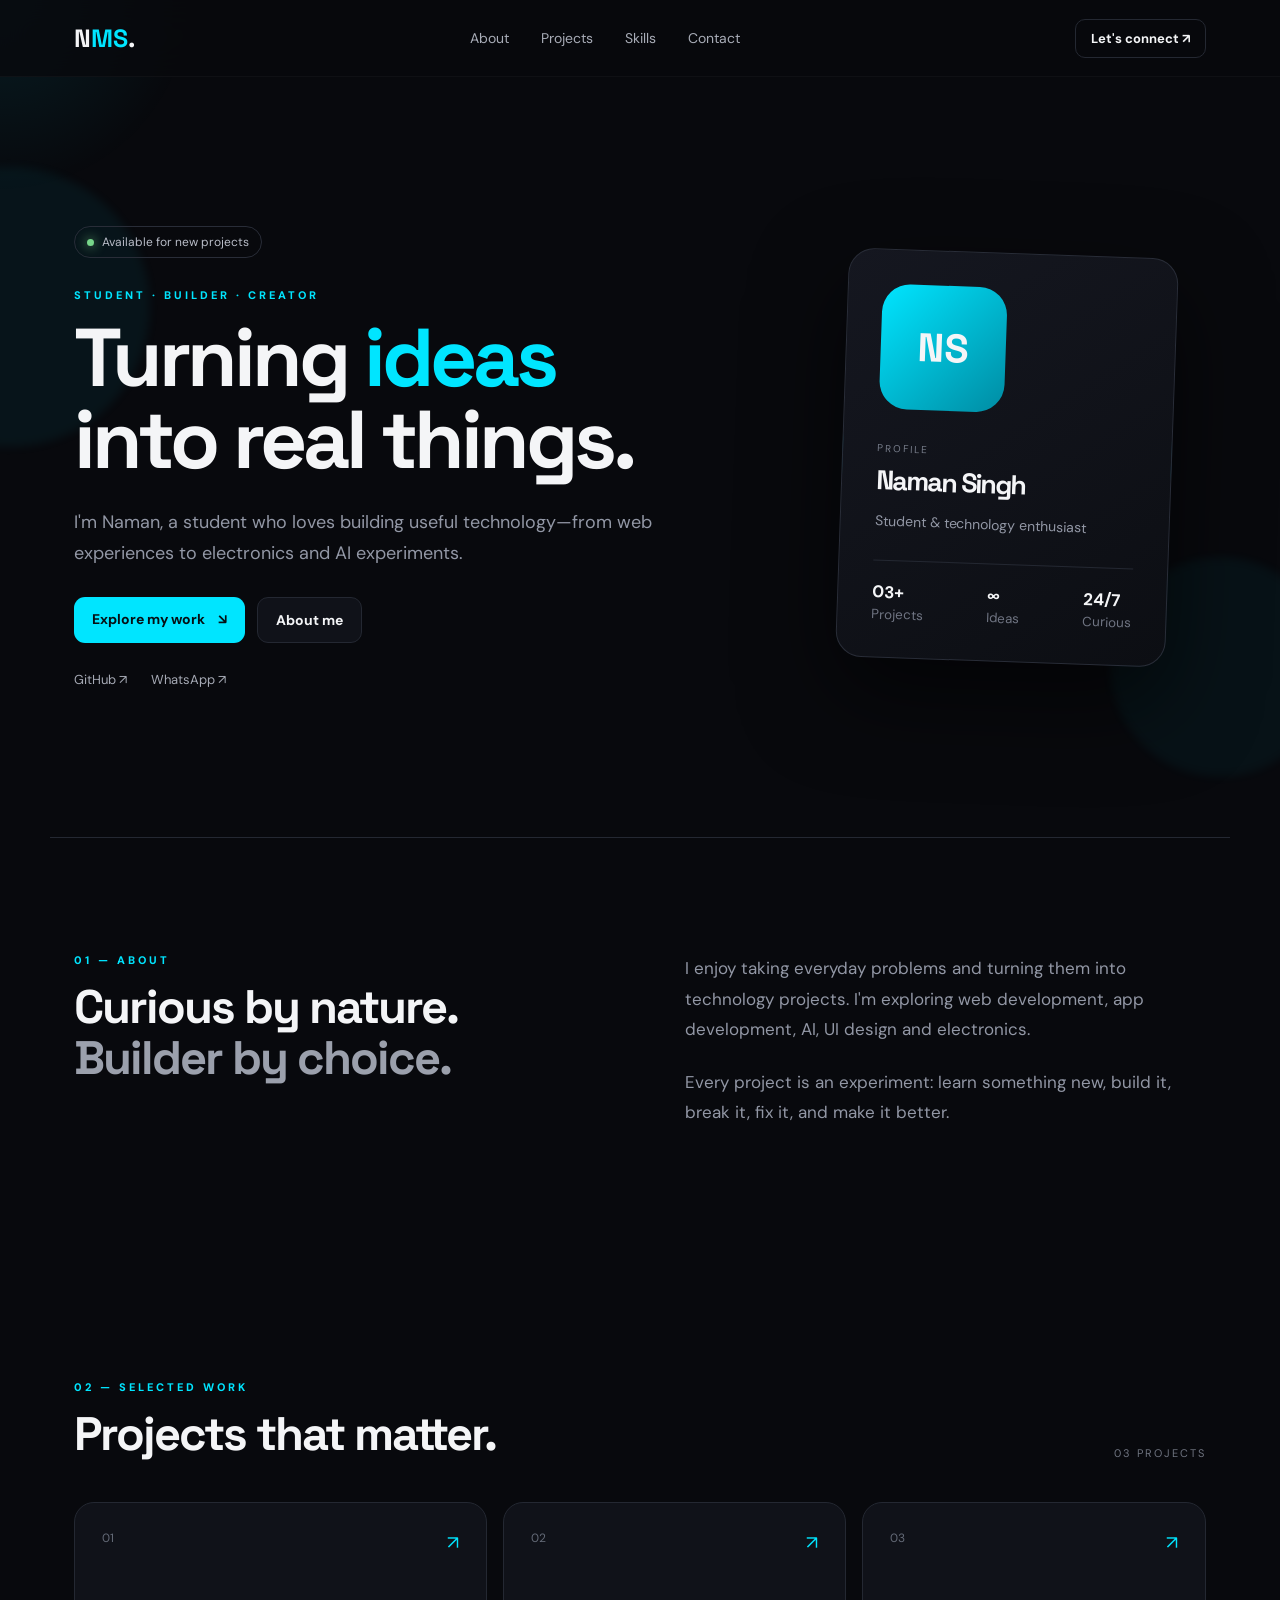
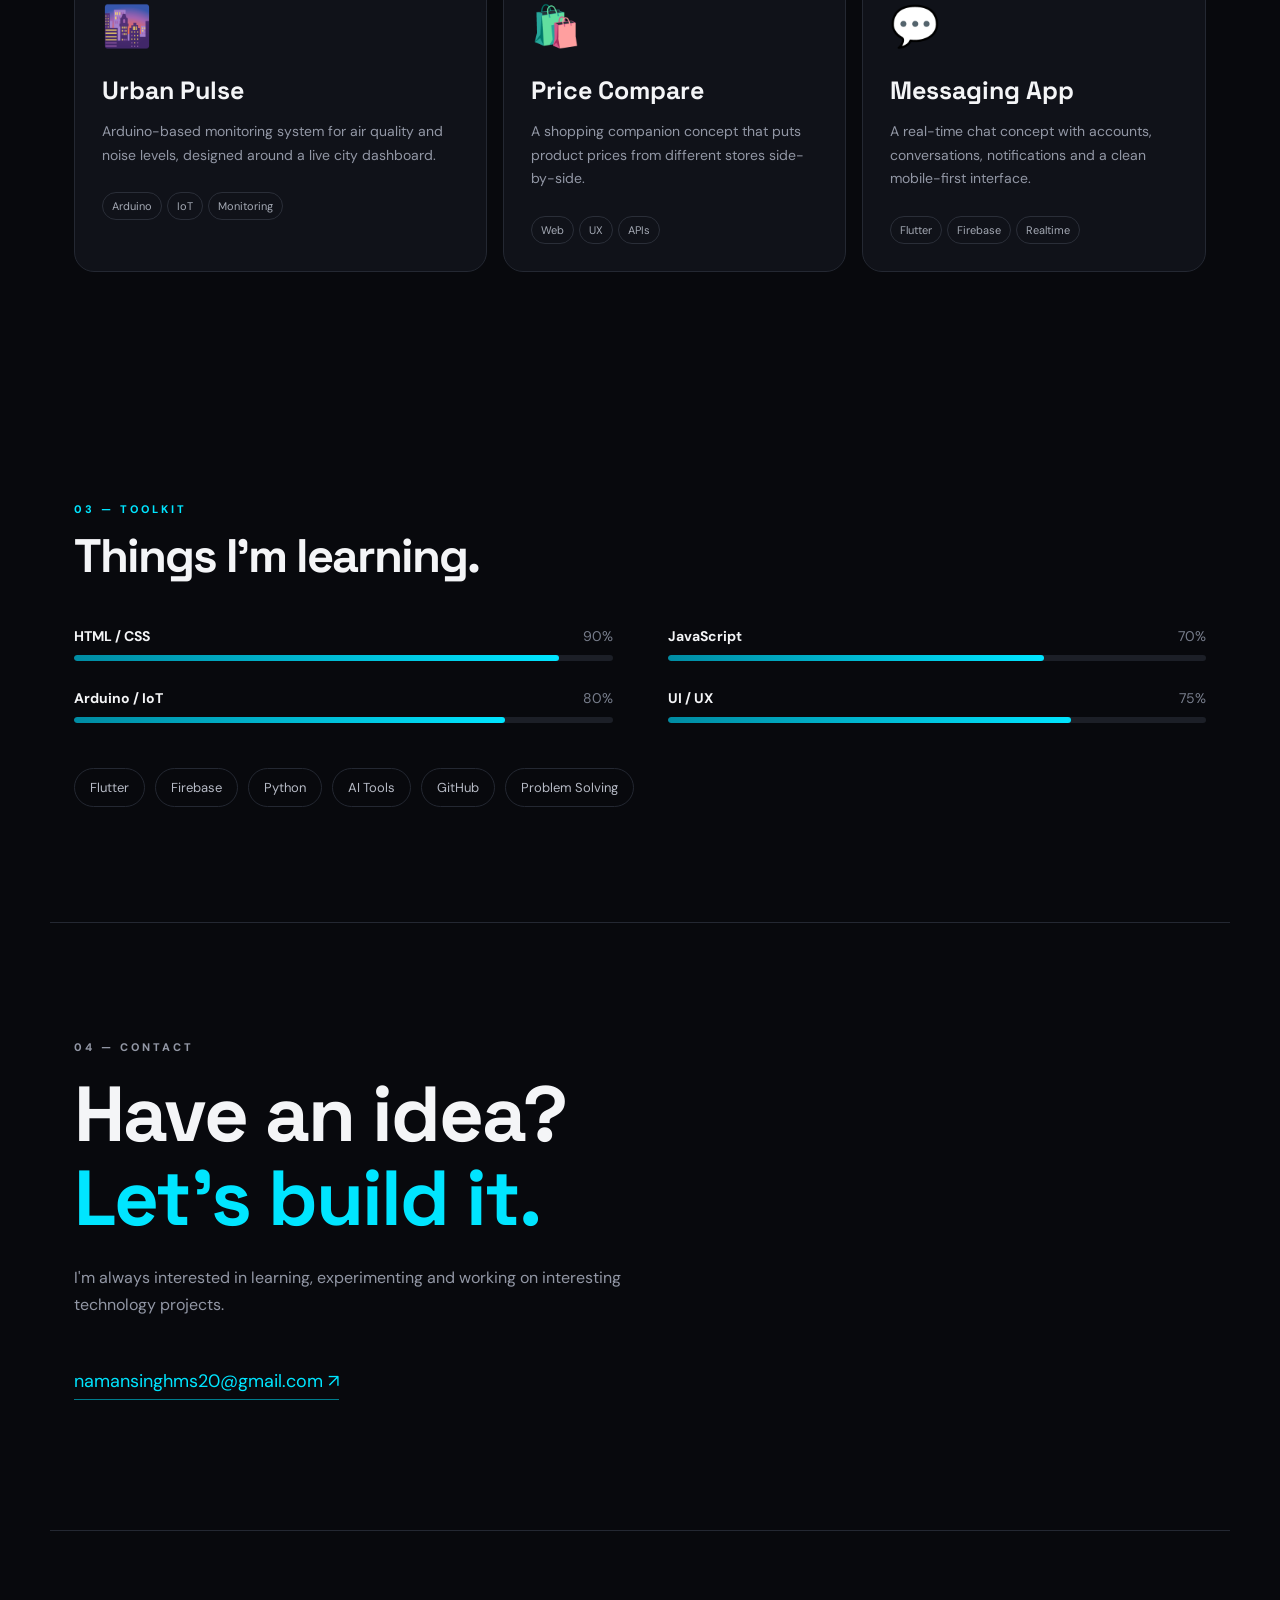
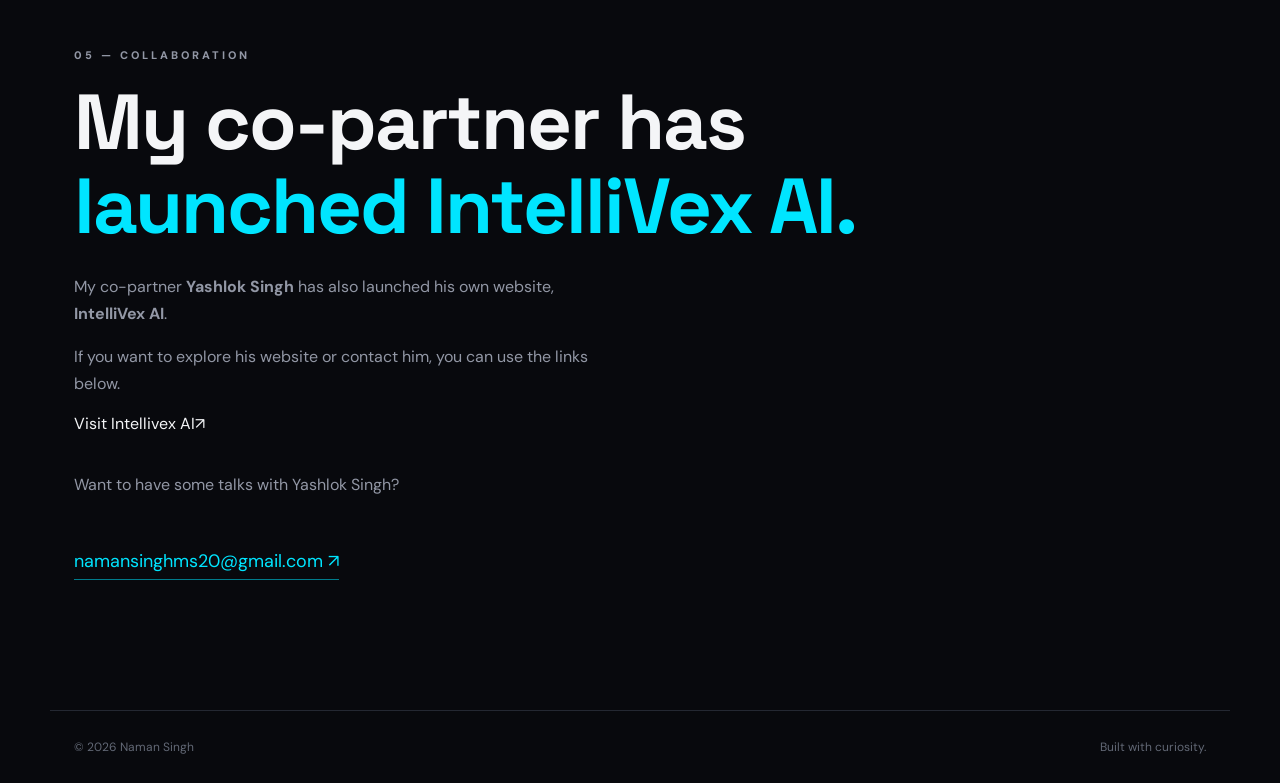
<file: index.html>
<!DOCTYPE html>
<html lang="en">
<head>
<meta charset="UTF-8">
<meta name="viewport" content="width=device-width, initial-scale=1.0">
<title>Naman Singh — Student Builder</title>
  <link rel="icon" type="image/png" href="logo.png">
<meta name="description" content="NMS Labs — Build. Experiment. Create.">
<link rel="stylesheet" href="style.css">
</head>
<body>
<div class="cursor-glow"></div>
<header class="nav-wrap">
  <nav class="nav">
    <a class="logo" href="#home">N<span>MS</span>.</a>
    <div class="nav-links">
      <a href="#about">About</a><a href="#projects">Projects</a><a href="#skills">Skills</a><a href="#contact">Contact</a>
    </div>
    <a class="nav-cta" href="#contact">Let's connect ↗</a>
  </nav>
</header>

<main>
<section id="home" class="hero">
  <div class="hero-bg orb one"></div><div class="hero-bg orb two"></div>
  <div class="hero-copy reveal">
    <div class="status"><i></i> Available for new projects</div>
    <p class="eyebrow">STUDENT · BUILDER · CREATOR</p>
    <h1>Turning <span>ideas</span><br>into real things.</h1>
    <p class="hero-text">I'm Naman, a student who loves building useful technology—from web experiences to electronics and AI experiments.</p>
    <div class="hero-buttons">
      <a class="btn primary" href="#projects">Explore my work <b>↘</b></a>
      <a class="btn ghost" href="#about">About me</a>
    </div>
    <div class="social-row">
      <a href="https://github.com/NMS07-ux" target="_blank" rel="noopener">GitHub ↗</a>
      <a href="https://wa.me/918408809863" target="_blank" rel="noopener">WhatsApp ↗</a>
    </div>
  </div>
  <div class="profile-wrap reveal delay">
    <div class="profile-ring"></div>
    <div class="profile-card">
      <div class="profile-avatar">NS</div>
      <span class="profile-label">PROFILE</span>
      <h2>Naman Singh</h2>
      <p>Student & technology enthusiast</p>
      <div class="profile-stats"><div><strong>03+</strong><small>Projects</small></div><div><strong>∞</strong><small>Ideas</small></div><div><strong>24/7</strong><small>Curious</small></div></div>
    </div>
  </div>
</section>

<section id="about" class="section about">
  <div><p class="eyebrow">01 — ABOUT</p><h2>Curious by nature.<br><em>Builder by choice.</em></h2></div>
  <div class="about-copy"><p>I enjoy taking everyday problems and turning them into technology projects. I'm exploring web development, app development, AI, UI design and electronics.</p><p>Every project is an experiment: learn something new, build it, break it, fix it, and make it better.</p></div>
</section>

<section id="projects" class="section">
  <div class="section-head"><div><p class="eyebrow">02 — SELECTED WORK</p><h2>Projects that matter.</h2></div><span class="count">03 PROJECTS</span></div>
  <div class="project-grid">
    <article class="project featured"><div class="project-top"><span class="project-number">01</span><span class="project-arrow">↗</span></div><div class="project-icon">🌆</div><h3>Urban Pulse</h3><p>Arduino-based monitoring system for air quality and noise levels, designed around a live city dashboard.</p><div class="chips"><span>Arduino</span><span>IoT</span><span>Monitoring</span></div></article>
    <article class="project"><div class="project-top"><span class="project-number">02</span><span class="project-arrow">↗</span></div><div class="project-icon">🛍️</div><h3>Price Compare</h3><p>A shopping companion concept that puts product prices from different stores side-by-side.</p><div class="chips"><span>Web</span><span>UX</span><span>APIs</span></div></article>
    <article class="project"><div class="project-top"><span class="project-number">03</span><span class="project-arrow">↗</span></div><div class="project-icon">💬</div><h3>Messaging App</h3><p>A real-time chat concept with accounts, conversations, notifications and a clean mobile-first interface.</p><div class="chips"><span>Flutter</span><span>Firebase</span><span>Realtime</span></div></article>
  </div>
</section>

<section id="skills" class="section skills-section">
  <p class="eyebrow">03 — TOOLKIT</p><h2>Things I'm learning.</h2>
  <div class="skills-grid">
    <div class="skill"><div class="skill-head"><b>HTML / CSS</b><span>90%</span></div><div class="bar"><i style="--w:90%"></i></div></div>
    <div class="skill"><div class="skill-head"><b>JavaScript</b><span>70%</span></div><div class="bar"><i style="--w:70%"></i></div></div>
    <div class="skill"><div class="skill-head"><b>Arduino / IoT</b><span>80%</span></div><div class="bar"><i style="--w:80%"></i></div></div>
    <div class="skill"><div class="skill-head"><b>UI / UX</b><span>75%</span></div><div class="bar"><i style="--w:75%"></i></div></div>
  </div>
  <div class="skill-pills"><span>Flutter</span><span>Firebase</span><span>Python</span><span>AI Tools</span><span>GitHub</span><span>Problem Solving</span></div>
</section>
  <section id="contact" class="section contact"> 
  <p class="eyebrow">04 — CONTACT</p><h2>Have an idea?<br><span>Let's build it.</span></h2> 
  <p>I'm always interested in learning, experimenting and working on interesting technology projects.</p> 
  <a class="big-link" href="mailto:namansinghms20@gmail.com">namansinghms20@gmail.com ↗</a> 
</section> 
<section id="intellivex" class="section contact">

  <p class="eyebrow">05 — COLLABORATION</p>

  <h2>
    My co-partner has<br>
    <span>launched IntelliVex AI.</span>
  </h2>

  <p>
    My co-partner <strong>Yashlok Singh</strong> has also launched
    his own website, <strong>IntelliVex AI</strong>.
  </p>

  <p>
    If you want to explore his website or contact him, you can use
    the links below.
  </p>

  <a href="https://www.intellivexai.in/" target="_blank" rel="noopener"> Visit Intellivex AI↗</a>
      
  <br><br>
<p>Want to have some talks with Yashlok Singh?</p>
  <a class="big-link" href="mailto:namansinghms20@gmail.com">namansinghms20@gmail.com ↗</a> 


</section>

</main>
</main>
<footer><span>© 2026 Naman Singh</span><span>Built with curiosity.</span></footer>
<script>
const glow=document.querySelector('.cursor-glow');
window.addEventListener('pointermove',e=>{glow.style.left=e.clientX+'px';glow.style.top=e.clientY+'px'});
const obs=new IntersectionObserver(es=>es.forEach(e=>{if(e.isIntersecting)e.target.classList.add('visible')}),{threshold:.12});
document.querySelectorAll('.section,.project,.skill').forEach(x=>obs.observe(x));
</script>
</body>
</html>
</file>
<file: style.css>
@import url('https://fonts.googleapis.com/css2?family=DM+Sans:wght@400;500;600;700&family=Space+Grotesk:wght@500;600;700&display=swap');

:root{
--bg:#08090d;
--panel:#101219;
--text:#f4f5f7;
--muted:#9297a5;
--line:#242832;
--accent:#00e5ff
}

*{box-sizing:border-box}
html{scroll-behavior:smooth}
body{margin:0;background:var(--bg);color:var(--text);font-family:'DM Sans',sans-serif;overflow-x:hidden}
a{text-decoration:none;color:inherit}

.cursor-glow{
position:fixed;
width:420px;
height:420px;
border-radius:50%;
pointer-events:none;
background:radial-gradient(circle,#00e5ff18,transparent 65%);
transform:translate(-50%,-50%);
z-index:-1
}

.nav-wrap{
position:sticky;
top:0;
z-index:10;
background:#08090dcc;
backdrop-filter:blur(18px);
border-bottom:1px solid #ffffff08
}

.nav{
max-width:1180px;
margin:auto;
height:76px;
padding:0 24px;
display:flex;
align-items:center;
justify-content:space-between
}

.logo{font:700 25px 'Space Grotesk'}
.logo span{color:var(--accent)}

.nav-links{
display:flex;
gap:32px;
color:#a8acb7;
font-size:14px
}

.nav-links a:hover{color:#fff}

.nav-cta{
font-size:13px;
font-weight:700;
padding:10px 15px;
border:1px solid var(--line);
border-radius:10px
}

.hero{
max-width:1180px;
min-height:760px;
margin:auto;
padding:100px 24px;
display:grid;
grid-template-columns:1.25fr .75fr;
align-items:center;
gap:70px;
position:relative
}

.orb{
position:absolute;
border-radius:50%;
filter:blur(5px);
opacity:.5
}

.orb.one{
width:280px;
height:280px;
background:#00bcd422;
top:90px;
left:-180px
}

.orb.two{
width:220px;
height:220px;
background:#00e5ff16;
right:-100px;
bottom:60px
}

.status{
display:inline-flex;
align-items:center;
gap:8px;
border:1px solid #292d38;
border-radius:999px;
padding:7px 12px;
color:#b9bdc8;
font-size:12px;
margin-bottom:30px
}

.status i{
width:7px;
height:7px;
border-radius:50%;
background:#78d68a;
box-shadow:0 0 12px #78d68a;
animation:pulse 1.7s infinite
}

.eyebrow{
font-size:11px;
letter-spacing:3px;
color:#00e5ff;
font-weight:800;
margin:0 0 15px
}

.hero h1{
font:700 clamp(48px,7vw,82px)/.99 'Space Grotesk';
letter-spacing:-4px;
margin:0
}

.hero h1 span,
.contact h2 span{
color:var(--accent)
}

.hero-text{
max-width:610px;
color:var(--muted);
font-size:18px;
line-height:1.75;
margin:27px 0
}

.hero-buttons{
display:flex;
gap:12px
}

.btn{
padding:13px 18px;
border-radius:11px;
font-weight:700;
font-size:14px
}

.primary{
background:var(--accent);
color:#061014
}

.primary b{margin-left:10px}

.ghost{
border:1px solid var(--line);
background:#101219
}

.social-row{
display:flex;
gap:24px;
margin-top:28px;
font-size:13px;
color:#a6aab5
}

.social-row a:hover{color:#fff}

.profile-wrap{
position:relative;
display:grid;
place-items:center
}

.profile-ring{
position:absolute;
width:330px;
height:330px;
border:1px solid #00e5ff33;
border-radius:50%;
animation:spin 18s linear infinite
}

.profile-ring:before{
content:'';
position:absolute;
width:10px;
height:10px;
border-radius:50%;
background:var(--accent);
top:30px;
right:30px;
box-shadow:0 0 25px #00e5ff
}

.profile-card{
width:min(330px,100%);
padding:34px;
border:1px solid #292d38;
border-radius:26px;
background:linear-gradient(145deg,#151720,#0c0e13);
box-shadow:0 35px 90px #0009;
transform:rotate(2deg);
transition:.4s
}

.profile-card:hover{
transform:rotate(0) translateY(-8px)
}

.profile-avatar{
width:125px;
height:125px;
border-radius:28px;
display:grid;
place-items:center;
background:linear-gradient(135deg,#00e5ff,#008ca3);
font:700 40px 'Space Grotesk';
margin-bottom:27px
}

.profile-label{
font-size:10px;
letter-spacing:2px;
color:#777d8a
}

.profile-card h2{
font:700 27px 'Space Grotesk';
margin:6px 0
}

.profile-card p{
color:var(--muted);
font-size:14px
}

.profile-stats{
display:flex;
justify-content:space-between;
margin-top:30px;
padding-top:20px;
border-top:1px solid var(--line)
}

.profile-stats div{
display:flex;
flex-direction:column
}

.profile-stats strong{font-size:17px}

.profile-stats small{
color:#707583;
margin-top:3px
}

.section{
max-width:1180px;
margin:auto;
padding:115px 24px;
opacity:0;
transform:translateY(25px);
transition:opacity .8s,transform .8s
}

.section.visible{
opacity:1;
transform:none
}

.about{
display:grid;
grid-template-columns:1fr 1fr;
gap:90px;
border-top:1px solid var(--line)
}

h2{
font:700 47px/1.08 'Space Grotesk';
letter-spacing:-2px;
margin:0
}

.about h2 em{
color:#9ba0ac;
font-style:normal
}

.about-copy{
color:var(--muted);
font-size:17px;
line-height:1.8
}

.about-copy p{
margin-top:0;
margin-bottom:22px
}

.section-head{
display:flex;
justify-content:space-between;
align-items:end
}

.count{
font-size:11px;
color:#6f7480;
letter-spacing:2px
}

.project-grid{
display:grid;
grid-template-columns:1.2fr 1fr 1fr;
gap:16px;
margin-top:42px
}

.project{
min-height:365px;
padding:27px;
border:1px solid var(--line);
border-radius:20px;
background:var(--panel);
transition:.35s;
opacity:0;
transform:translateY(25px)
}

.project.visible{
opacity:1;
transform:none
}

.project:hover{
border-color:#007c8c;
transform:translateY(-8px);
box-shadow:0 25px 60px #0007
}

.project-top{
display:flex;
justify-content:space-between;
color:#646a77;
font-size:12px
}

.project-arrow{
font-size:19px;
color:var(--accent)
}

.project-icon{
font-size:40px;
margin:45px 0 22px
}

.project h3{
font:700 25px 'Space Grotesk';
margin:0 0 10px
}

.project p{
color:var(--muted);
font-size:14px;
line-height:1.7
}

.chips{margin-top:25px}

.chips span{
display:inline-block;
padding:6px 9px;
border:1px solid #2a2e38;
border-radius:99px;
color:#a4a9b4;
font-size:11px;
margin-right:5px
}

.skills-grid{
display:grid;
grid-template-columns:1fr 1fr;
gap:28px 55px;
margin-top:45px
}

.skill{
opacity:0;
transform:translateY(15px);
transition:.7s
}

.skill.visible{
opacity:1;
transform:none
}

.skill-head{
display:flex;
justify-content:space-between;
font-size:14px;
margin-bottom:10px
}

.skill-head span{color:#777d8b}

.bar{
height:6px;
background:#1c1f27;
border-radius:10px;
overflow:hidden
}

.bar i{
display:block;
height:100%;
width:var(--w);
background:linear-gradient(90deg,#008ca3,var(--accent));
border-radius:10px;
transform:scaleX(0);
transform-origin:left;
transition:transform 1.2s .2s
}

.skill.visible .bar i{
transform:scaleX(1)
}

.skill-pills{
display:flex;
gap:10px;
flex-wrap:wrap;
margin-top:45px
}

.skill-pills span{
padding:10px 15px;
border:1px solid var(--line);
border-radius:99px;
color:#b6bac5;
font-size:13px
}

.contact{
border-top:1px solid var(--line);
padding-bottom:130px
}

.contact h2{
font-size:clamp(48px,7vw,78px);
margin-bottom:24px
}

.contact>p{
color:var(--muted);
max-width:550px;
line-height:1.7
}

.big-link{
display:inline-block;
margin-top:35px;
color:#00e5ff;
font-size:18px;
border-bottom:1px solid #007c8c;
padding-bottom:6px
}

footer{
border-top:1px solid var(--line);
max-width:1180px;
margin:auto;
padding:28px 24px;
display:flex;
justify-content:space-between;
color:#626875;
font-size:12px
}

@keyframes pulse{
50%{
opacity:.4;
transform:scale(.75)
}
}

@keyframes spin{
to{transform:rotate(360deg)}
}

.reveal{
animation:rise .9s both
}

.delay{
animation-delay:.15s
}

@keyframes rise{
from{
opacity:0;
transform:translateY(28px)
}
to{
opacity:1;
transform:none
}
}

@media(max-width:800px){
.nav-links{display:none}

.hero{
grid-template-columns:1fr;
min-height:auto;
padding-top:70px
}

.profile-wrap{margin:70px 0}

.about,
.project-grid,
.skills-grid{
grid-template-columns:1fr
}

.section{padding:80px 24px}

.section-head{
align-items:start;
gap:20px;
flex-direction:column
}

.hero h1{letter-spacing:-2.5px}

.profile-ring{
width:300px;
height:300px
}

footer{
gap:15px;
flex-direction:column
}
}
</file>
